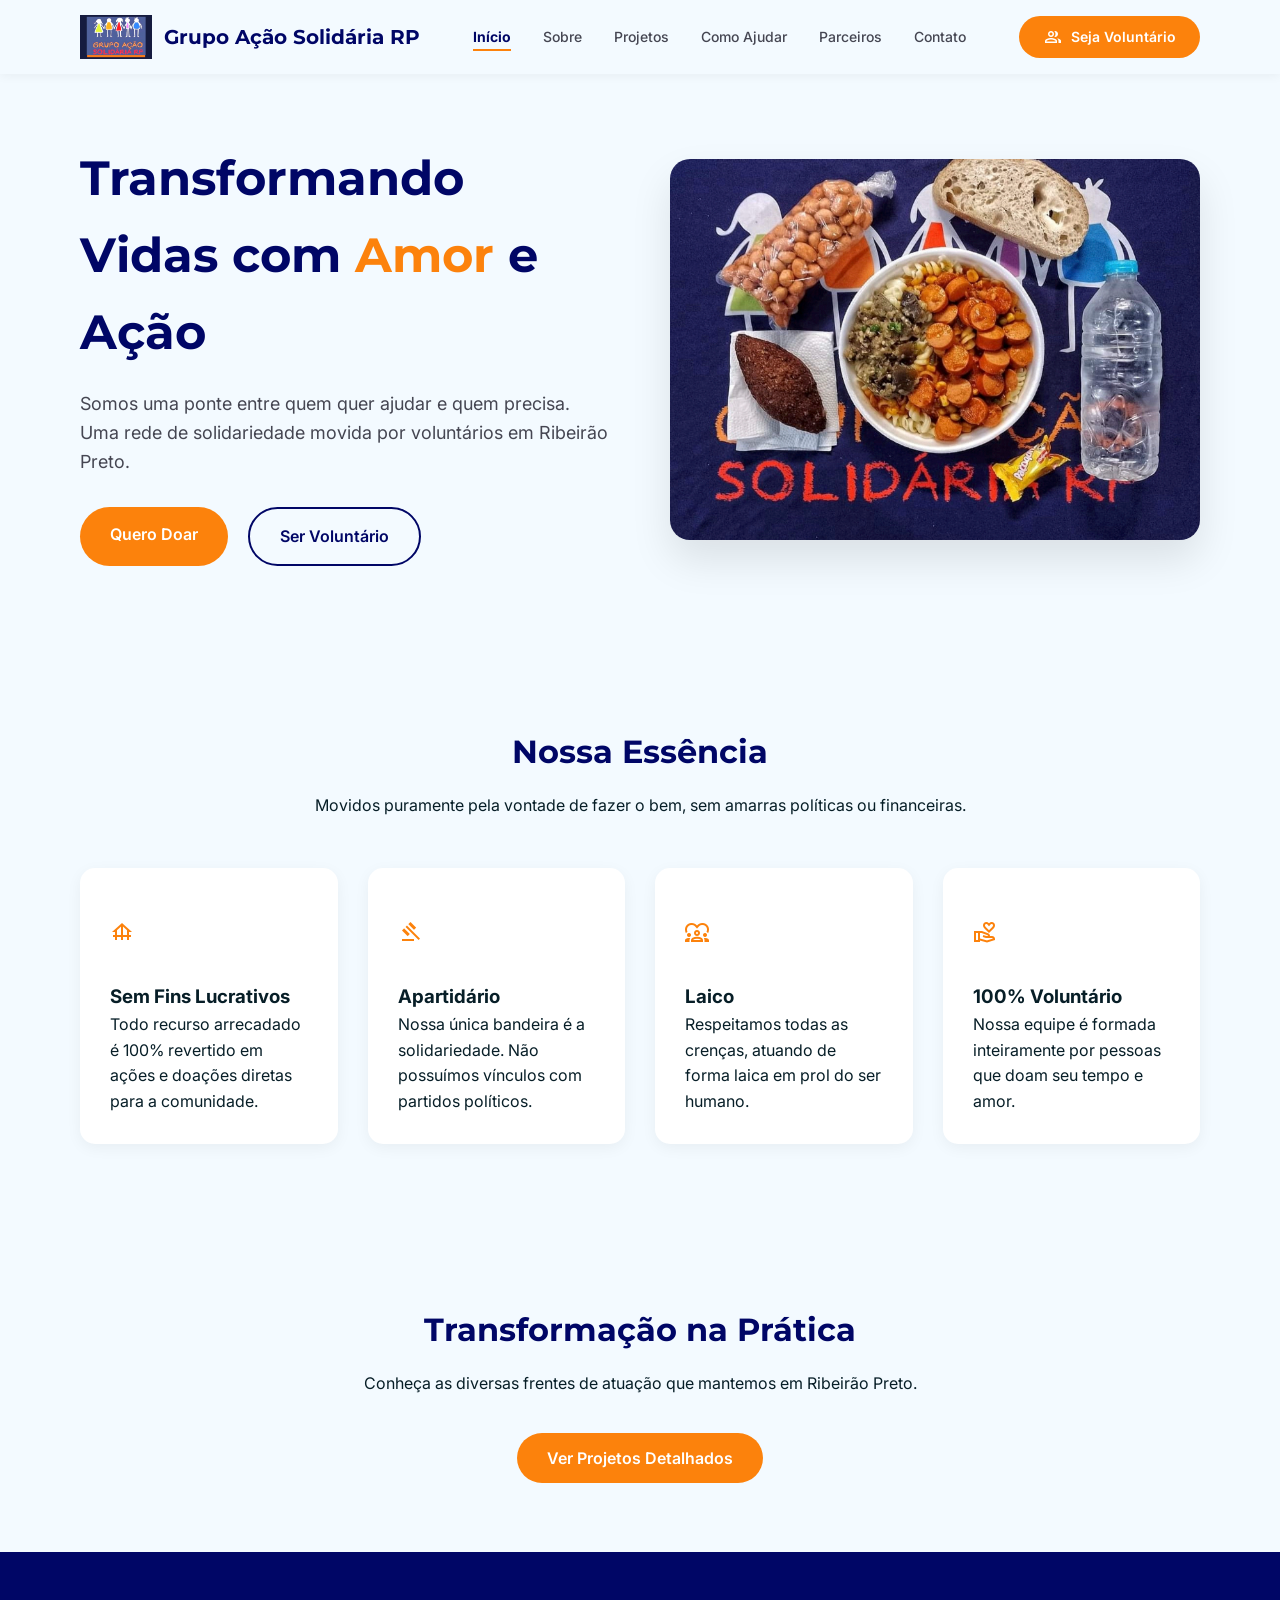
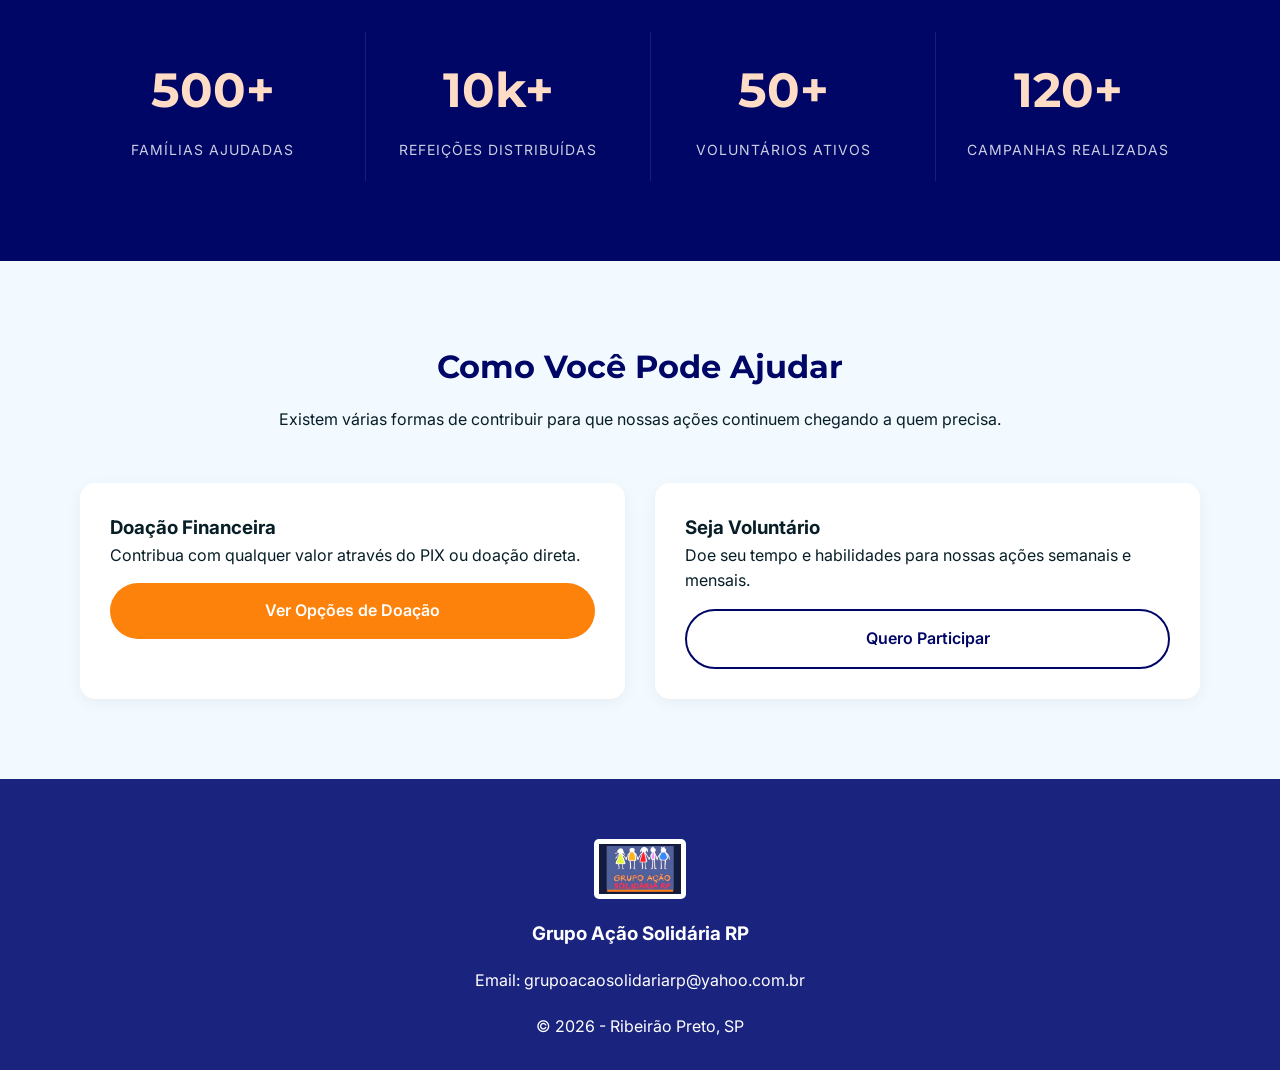
<file: index.html>
<!doctype html>
<html lang="pt-BR">
  <head>
    <meta charset="UTF-8" />
    <meta name="viewport" content="width=device-width, initial-scale=1.0" />
    <title>Grupo Ação Solidária RP</title>
    <link rel="stylesheet" href="style.css">
    <link href="https://fonts.googleapis.com/css2?family=Montserrat:wght@600;700&family=Inter:wght@400;500&display=swap" rel="stylesheet">
    <link href="https://fonts.googleapis.com/css2?family=Material+Symbols+Outlined:wght,FILL@100..700,0..1&display=swap" rel="stylesheet">
  </head>
  <body>
    <nav class="navbar">
      <div class="container">
        <a href="/" class="logo">
          <img src="imagem/logo.jpeg" alt="Logo">
          <span>Grupo Ação Solidária RP</span>
        </a>
        <ul class="nav-links">
          <li><a href="#inicio" class="active">Início</a></li>
          <li><a href="sobre.html">Sobre</a></li>
          <li><a href="projetos.html">Projetos</a></li>
          <li><a href="como-ajudar.html">Como Ajudar</a></li>
          <li><a href="parceiros.html">Parceiros</a></li>
          <li><a href="contato.html">Contato</a></li>
        </ul>
        <div class="nav-actions">
          <a href="voluntario.html" class="btn-voluntario">
            <span class="material-symbols-outlined" style="font-size: 20px">group</span>
            <span>Seja Voluntário</span>
          </a>
          <button class="nav-toggle">
            <span class="material-symbols-outlined">menu</span>
          </button>
        </div>
      </div>
    </nav>

    <header id="inicio" class="hero">
      <div class="container hero-grid">
        <div class="hero-content">
          <h1>Transformando Vidas com <span>Amor</span> e Ação</h1>
          <p>Somos uma ponte entre quem quer ajudar e quem precisa. Uma rede de solidariedade movida por voluntários em Ribeirão Preto.</p>
          <div class="hero-btns">
            <a href="como-ajudar.html" class="btn-primary">Quero Doar</a>
            <a href="voluntario.html" class="btn-outline">Ser Voluntário</a>
          </div>
        </div>
        <div class="hero-image">
          <img src="imagem/imagem de comida.jpeg" alt="Cestas de Alimentos">
        </div>
      </div>
    </header>

    <section id="sobre">
      <div class="container">
        <div class="section-title">
          <h2>Nossa Essência</h2>
          <p>Movidos puramente pela vontade de fazer o bem, sem amarras políticas ou financeiras.</p>
        </div>
        <div class="grid-cards">
          <div class="card">
            <div class="card-icon"><span class="material-symbols-outlined">foundation</span></div>
            <h3>Sem Fins Lucrativos</h3>
            <p>Todo recurso arrecadado é 100% revertido em ações e doações diretas para a comunidade.</p>
          </div>
          <div class="card">
            <div class="card-icon"><span class="material-symbols-outlined">gavel</span></div>
            <h3>Apartidário</h3>
            <p>Nossa única bandeira é a solidariedade. Não possuímos vínculos com partidos políticos.</p>
          </div>
          <div class="card">
            <div class="card-icon"><span class="material-symbols-outlined">diversity_1</span></div>
            <h3>Laico</h3>
            <p>Respeitamos todas as crenças, atuando de forma laica em prol do ser humano.</p>
          </div>
          <div class="card">
            <div class="card-icon"><span class="material-symbols-outlined">volunteer_activism</span></div>
            <h3>100% Voluntário</h3>
            <p>Nossa equipe é formada inteiramente por pessoas que doam seu tempo e amor.</p>
          </div>
        </div>
      </div>
    </section>

    <section id="projetos" style="background: var(--surface); text-align: center">
      <div class="container">
        <div class="section-title">
          <h2>Transformação na Prática</h2>
          <p>Conheça as diversas frentes de atuação que mantemos em Ribeirão Preto.</p>
        </div>
        <div style="margin-top: 30px">
          <a href="/projetos.html" class="btn-primary" style="text-decoration: none">Ver Projetos Detalhados</a>
        </div>
      </div>
    </section>

    <section class="impact-section">
      <div class="container impact-grid">
        <div class="impact-item">
          <h3>500+</h3>
          <p>Famílias Ajudadas</p>
        </div>
        <div class="impact-item">
          <h3>10k+</h3>
          <p>Refeições Distribuídas</p>
        </div>
        <div class="impact-item">
          <h3>50+</h3>
          <p>Voluntários Ativos</p>
        </div>
        <div class="impact-item">
          <h3>120+</h3>
          <p>Campanhas Realizadas</p>
        </div>
      </div>
    </section>

    <section id="ajudar">
      <div class="container">
        <div class="section-title">
          <h2>Como Você Pode Ajudar</h2>
          <p>Existem várias formas de contribuir para que nossas ações continuem chegando a quem precisa.</p>
        </div>
        <div class="grid-cards">
          <div class="card">
            <h3>Doação Financeira</h3>
            <p>Contribua com qualquer valor através do PIX ou doação direta.</p>
            <a href="/como-ajudar.html" class="btn-primary" style="display:block; text-align:center; margin-top:15px; text-decoration:none">Ver Opções de Doação</a>
          </div>
          <div class="card">
            <h3>Seja Voluntário</h3>
            <p>Doe seu tempo e habilidades para nossas ações semanais e mensais.</p>
            <a href="/voluntario.html" class="btn-outline" style="display:block; text-align:center; margin-top:15px">Quero Participar</a>
          </div>
        </div>
      </div>
    </section>

    <footer id="contato">
      <div class="container footer-content">
        <img src="imagem/logo.jpeg" alt="Logo" height="60" style="background:white; padding:5px; border-radius:5px">
        <h3>Grupo Ação Solidária RP</h3>
        <p>Email: grupoacaosolidariarp@yahoo.com.br</p>
        <p>© 2026 - Ribeirão Preto, SP</p>
      </div>
    </footer>

    <script src="/script.js"></script>
  </body>
</html>
</file>
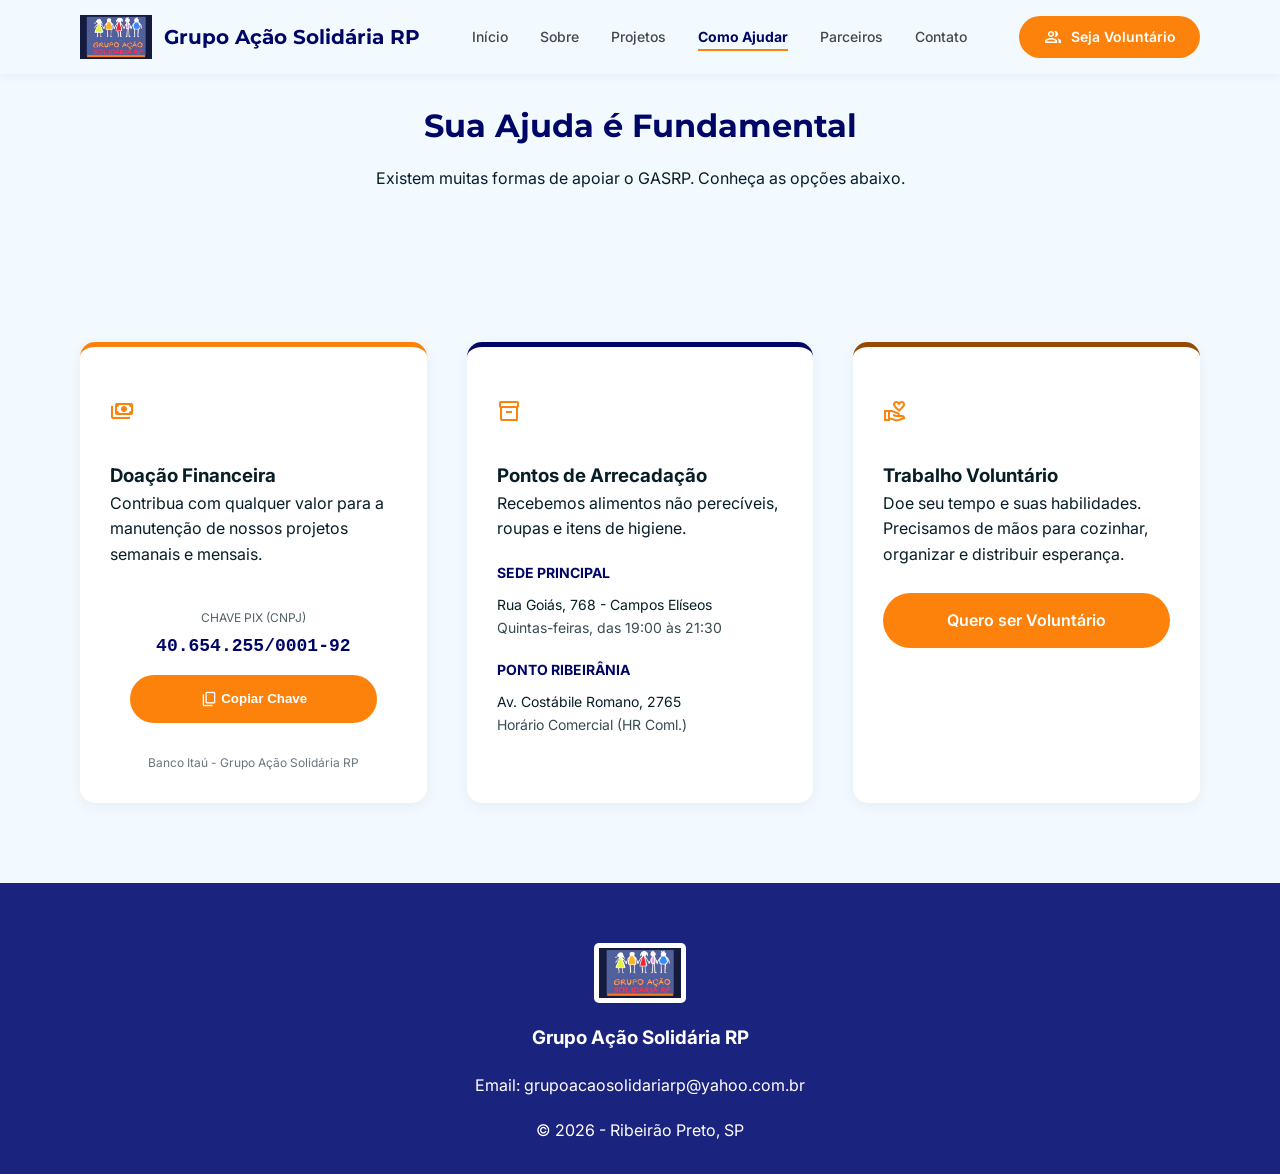
<file: como-ajudar.html>
<!doctype html>
<html lang="pt-BR">
  <head>
    <meta charset="UTF-8" />
    <meta name="viewport" content="width=device-width, initial-scale=1.0" />
    <title>Como Ajudar - Grupo Ação Solidária RP</title>
    <link rel="stylesheet" href="/style.css">
    <link href="https://fonts.googleapis.com/css2?family=Montserrat:wght@600;700&family=Inter:wght@400;500&display=swap" rel="stylesheet">
    <link href="https://fonts.googleapis.com/css2?family=Material+Symbols+Outlined:wght,FILL@100..700,0..1&display=swap" rel="stylesheet">
  </head>
  <body>
    <nav class="navbar">
      <div class="container">
        <a href="/" class="logo">
          <img src="imagem/logo.jpeg" alt="Logo">
          <span>Grupo Ação Solidária RP</span>
        </a>
        <ul class="nav-links">
          <li><a href="/">Início</a></li>
          <li><a href="/sobre.html">Sobre</a></li>
          <li><a href="/projetos.html">Projetos</a></li>
          <li><a href="/como-ajudar.html" class="active">Como Ajudar</a></li>
          <li><a href="/parceiros.html">Parceiros</a></li>
          <li><a href="/contato.html">Contato</a></li>
        </ul>
        <div class="nav-actions">
          <a href="/voluntario.html" class="btn-voluntario">
            <span class="material-symbols-outlined" style="font-size: 20px">group</span>
            <span>Seja Voluntário</span>
          </a>
          <button class="nav-toggle">
            <span class="material-symbols-outlined">menu</span>
          </button>
        </div>
      </div>
    </nav>

    <main>
      <header style="padding: 100px 0 40px; background: var(--surface)">
        <div class="container">
          <div class="section-title" style="margin-bottom: 30px">
            <h2>Sua Ajuda é Fundamental</h2>
            <p>Existem muitas formas de apoiar o GASRP. Conheça as opções abaixo.</p>
          </div>
        </div>
      </header>

      <section>
        <div class="container">
          <div class="grid-cards" style="grid-template-columns: repeat(auto-fit, minmax(300px, 1fr)); gap: 40px">
            <!-- Doação via PIX -->
            <div class="card" style="border-top: 5px solid var(--secondary-container)">
              <div class="card-icon"><span class="material-symbols-outlined">payments</span></div>
              <h3>Doação Financeira</h3>
              <p style="margin-bottom: 20px">Contribua com qualquer valor para a manutenção de nossos projetos semanais e mensais.</p>
              <div style="background: var(--surface-container); padding: 20px; border-radius: 12px; text-align: center">
                <p style="font-size: 12px; opacity: 0.7; margin-bottom: 5px">CHAVE PIX (CNPJ)</p>
                <p style="font-family: monospace; font-size: 18px; font-weight: 700; color: var(--primary)">40.654.255/0001-92</p>
                <button class="btn-copy-pix btn-primary" style="margin-top: 15px; width: 100%; border:none; cursor:pointer">
                    <span class="material-symbols-outlined" style="font-size: 18px; vertical-align: middle">content_copy</span>
                    Copiar Chave
                </button>
              </div>
              <p style="font-size: 12px; text-align: center; margin-top: 10px; opacity: 0.6">Banco Itaú - Grupo Ação Solidária RP</p>
            </div>

            <!-- Doação de Itens -->
            <div class="card" style="border-top: 5px solid var(--primary)">
              <div class="card-icon"><span class="material-symbols-outlined">inventory_2</span></div>
              <h3>Pontos de Arrecadação</h3>
              <p style="margin-bottom: 20px">Recebemos alimentos não perecíveis, roupas e itens de higiene.</p>
              
              <div style="margin-bottom: 20px">
                <h4 style="font-size: 14px; text-transform: uppercase; color: var(--primary); margin-bottom: 10px">Sede Principal</h4>
                <p style="font-size: 14px">Rua Goiás, 768 - Campos Elíseos</p>
                <p style="font-size: 14px; opacity: 0.8">Quintas-feiras, das 19:00 às 21:30</p>
              </div>

              <div>
                <h4 style="font-size: 14px; text-transform: uppercase; color: var(--primary); margin-bottom: 10px">Ponto Ribeirânia</h4>
                <p style="font-size: 14px">Av. Costábile Romano, 2765</p>
                <p style="font-size: 14px; opacity: 0.8">Horário Comercial (HR Coml.)</p>
              </div>
            </div>

            <!-- Voluntariado -->
            <div class="card" style="border-top: 5px solid var(--secondary)">
              <div class="card-icon"><span class="material-symbols-outlined">volunteer_activism</span></div>
              <h3>Trabalho Voluntário</h3>
              <p style="margin-bottom: 25px">Doe seu tempo e suas habilidades. Precisamos de mãos para cozinhar, organizar e distribuir esperança.</p>
              <a href="/voluntario.html" class="btn-primary" style="display: block; text-align: center; text-decoration: none">Quero ser Voluntário</a>
            </div>
          </div>
        </div>
      </section>
    </main>

    <footer id="contato">
      <div class="container footer-content">
        <img src="imagem/logo.jpeg" alt="Logo" height="60" style="background:white; padding:5px; border-radius:5px">
        <h3>Grupo Ação Solidária RP</h3>
        <p>Email: grupoacaosolidariarp@yahoo.com.br</p>
        <p>© 2026 - Ribeirão Preto, SP</p>
      </div>
    </footer>

    <script src="/script.js"></script>
  </body>
</html>
</file>
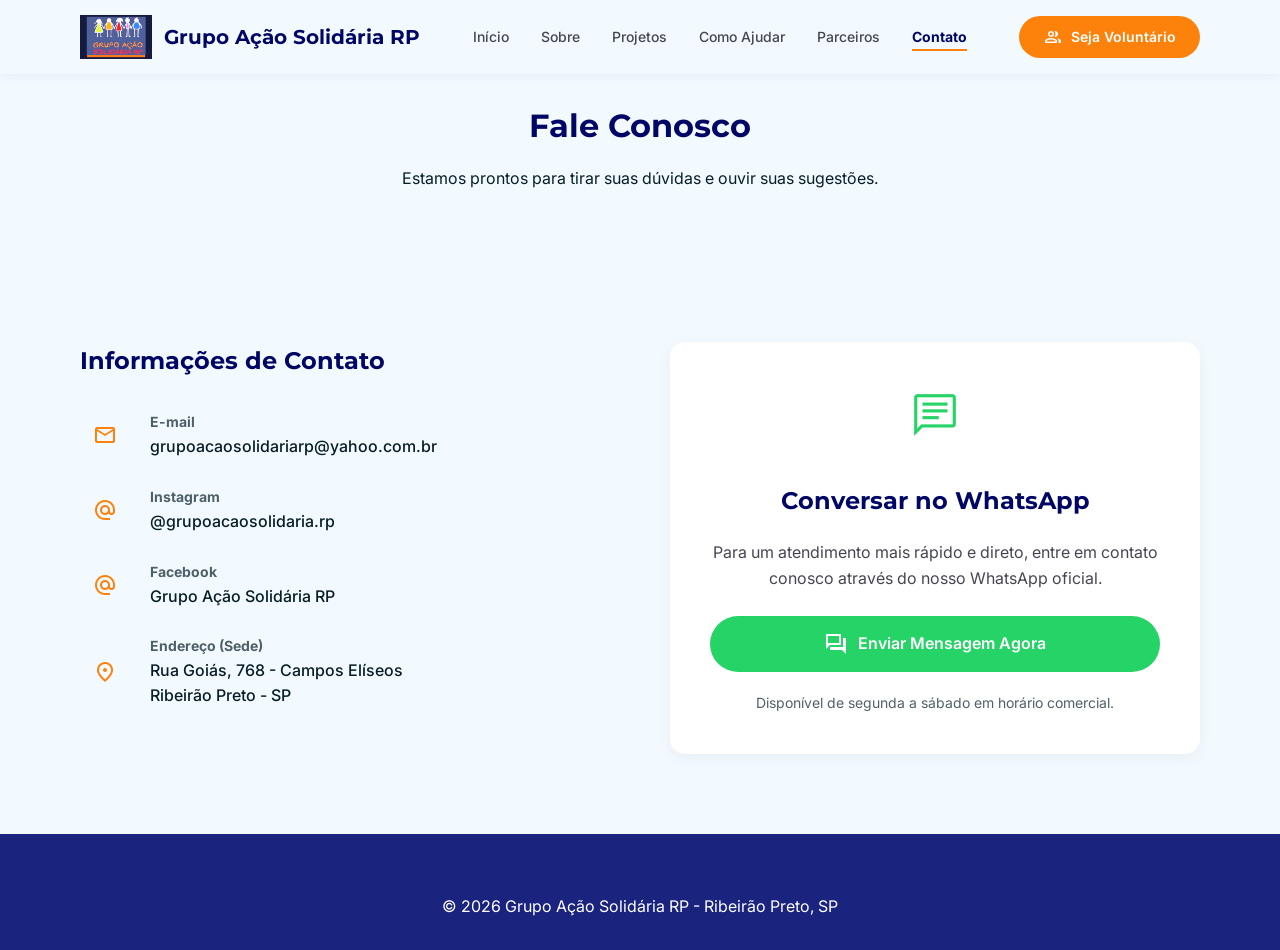
<file: contato.html>
<!doctype html>
<html lang="pt-BR">
  <head>
    <meta charset="UTF-8" />
    <meta name="viewport" content="width=device-width, initial-scale=1.0" />
    <title>Contato - Grupo Ação Solidária RP</title>
    <link rel="stylesheet" href="/style.css">
    <link href="https://fonts.googleapis.com/css2?family=Montserrat:wght@600;700&family=Inter:wght@400;500&display=swap" rel="stylesheet">
    <link href="https://fonts.googleapis.com/css2?family=Material+Symbols+Outlined:wght,FILL@100..700,0..1&display=swap" rel="stylesheet">
  </head>
  <body>
    <nav class="navbar">
      <div class="container">
        <a href="/" class="logo">
          <img src="imagem/logo.jpeg" alt="Logo">
          <span>Grupo Ação Solidária RP</span>
        </a>
         <ul class="nav-links">
          <li><a href="/">Início</a></li>
          <li><a href="/sobre.html">Sobre</a></li>
          <li><a href="/projetos.html">Projetos</a></li>
          <li><a href="/como-ajudar.html">Como Ajudar</a></li>
          <li><a href="/parceiros.html">Parceiros</a></li>
          <li><a href="/contato.html" class="active">Contato</a></li>
        </ul>
        <div class="nav-actions">
          <a href="/voluntario.html" class="btn-voluntario">
            <span class="material-symbols-outlined" style="font-size: 20px">group</span>
            <span>Seja Voluntário</span>
          </a>
          <button class="nav-toggle">
            <span class="material-symbols-outlined">menu</span>
          </button>
        </div>
      </div>
    </nav>

    <main>
      <header style="padding: 100px 0 40px; background: var(--surface)">
        <div class="container">
          <div class="section-title" style="margin-bottom: 30px">
            <h2>Fale Conosco</h2>
            <p>Estamos prontos para tirar suas dúvidas e ouvir suas sugestões.</p>
          </div>
        </div>
      </header>

      <section>
        <div class="container">
          <div style="display: grid; grid-template-columns: 1fr 1fr; gap: 60px; align-items: start">
            <div>
              <h3 style="font-family: var(--font-display); font-size: 24px; color: var(--primary); margin-bottom: 30px">Informações de Contato</h3>
              
              <div style="display: flex; gap: 20px; align-items: center; margin-bottom: 25px">
                <div style="width: 50px; height: 50px; background: var(--surface-container); border-radius: 50%; display: flex; align-items: center; justify-content: center; color: var(--secondary-container)">
                  <span class="material-symbols-outlined">mail</span>
                </div>
                <div>
                  <h4 style="font-size: 14px; opacity: 0.7">E-mail</h4>
                  <p style="font-weight: 500">grupoacaosolidariarp@yahoo.com.br</p>
                </div>
              </div>

              <div style="display: flex; gap: 20px; align-items: center; margin-bottom: 25px">
                <div style="width: 50px; height: 50px; background: var(--surface-container); border-radius: 50%; display: flex; align-items: center; justify-content: center; color: var(--secondary-container)">
                  <span class="material-symbols-outlined">alternate_email</span>
                </div>
                <div>
                  <h4 style="font-size: 14px; opacity: 0.7">Instagram</h4>
                  <p style="font-weight: 500"><a href="https://instagram.com/grupoacaosolidaria.rp" target="_blank" style="color: inherit; text-decoration: none">@grupoacaosolidaria.rp</a></p>
                </div>
              </div>

              <div style="display: flex; gap: 20px; align-items: center; margin-bottom: 25px">
                <div style="width: 50px; height: 50px; background: var(--surface-container); border-radius: 50%; display: flex; align-items: center; justify-content: center; color: var(--secondary-container)">
                  <span class="material-symbols-outlined">alternate_email</span>
                </div>
                <div>
                  <h4 style="font-size: 14px; opacity: 0.7">Facebook</h4>
                  <p style="font-weight: 500"><a href="https://www.facebook.com/grupoacaosolidariarp/" target="_blank" style="color: inherit; text-decoration: none">Grupo Ação Solidária RP</a></p>
                </div>
              </div>

              <div style="display: flex; gap: 20px; align-items: center; margin-bottom: 25px">
                <div style="width: 50px; height: 50px; background: var(--surface-container); border-radius: 50%; display: flex; align-items: center; justify-content: center; color: var(--secondary-container)">
                  <span class="material-symbols-outlined">location_on</span>
                </div>
                <div>
                  <h4 style="font-size: 14px; opacity: 0.7">Endereço (Sede)</h4>
                  <p style="font-weight: 500">Rua Goiás, 768 - Campos Elíseos<br>Ribeirão Preto - SP</p>
                </div>
              </div>
            </div>

            <div class="card" style="margin: 0; max-width: 100%; text-align: center; padding: 40px">
              <div class="card-icon" style="font-size: 50px; color: #25D366">
                <span class="material-symbols-outlined" style="font-size: inherit">chat</span>
              </div>
              <h3 style="font-family: var(--font-display); font-size: 24px; color: var(--primary); margin: 20px 0">Conversar no WhatsApp</h3>
              <p style="margin-bottom: 25px; color: var(--on-surface-variant)">Para um atendimento mais rápido e direto, entre em contato conosco através do nosso WhatsApp oficial.</p>
              
              <a href="https://wa.me/5516991564826?text=Olá!%20Gostaria%20de%20obter%20mais%20informações%20sobre%20o%20Grupo%20Ação%20Solidária%20RP." 
                 target="_blank" 
                 class="btn-primary" 
                 style="display: inline-flex; align-items: center; gap: 10px; background: #25D366; border: none; text-decoration: none; width: 100%; justify-content: center">
                <span class="material-symbols-outlined">forum</span>
                Enviar Mensagem Agora
              </a>
              
              <p style="margin-top: 20px; font-size: 14px; opacity: 0.7">Disponível de segunda a sábado em horário comercial.</p>
            </div>
          </div>
        </div>
      </section>
    </main>

    <footer id="contato">
      <div class="container footer-content">
        <p>© 2026 Grupo Ação Solidária RP - Ribeirão Preto, SP</p>
      </div>
    </footer>

    <script src="/script.js"></script>
    <style>
      @media (max-width: 768px) {
        main div[style*="grid-template-columns: 1fr 1fr"] {
          grid-template-columns: 1fr !important;
        }
      }
    </style>
  </body>
</html>
</file>
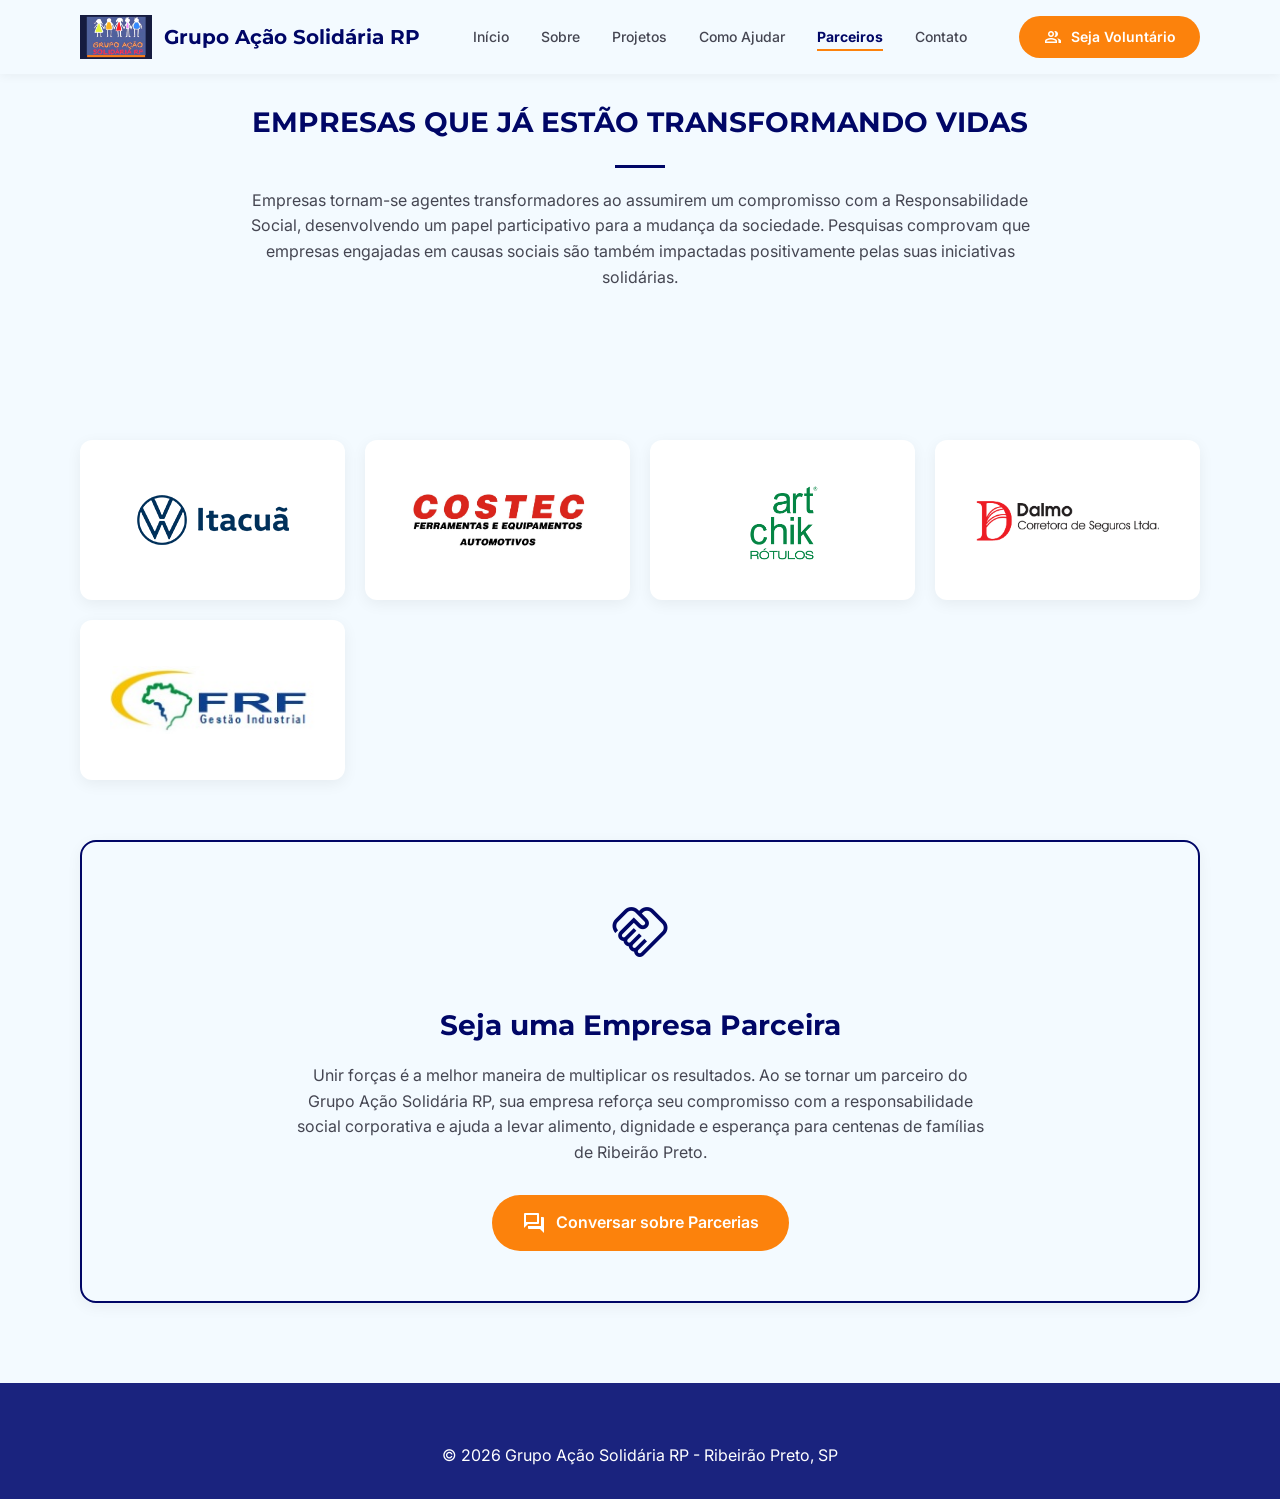
<file: parceiros.html>
<!doctype html>
<html lang="pt-BR">
  <head>
    <meta charset="UTF-8" />
    <meta name="viewport" content="width=device-width, initial-scale=1.0" />
    <title>Parceiros Solidários - Grupo Ação Solidária RP</title>
    <link rel="stylesheet" href="/style.css">
    <link href="https://fonts.googleapis.com/css2?family=Montserrat:wght@600;700&family=Inter:wght@400;500&display=swap" rel="stylesheet">
    <link href="https://fonts.googleapis.com/css2?family=Material+Symbols+Outlined:wght,FILL@100..700,0..1&display=swap" rel="stylesheet">
  </head>
  <body>
    <nav class="navbar">
      <div class="container">
        <a href="/" class="logo">
          <img src="imagem/logo.jpeg" alt="Logo">
          <span>Grupo Ação Solidária RP</span>
        </a>
        <ul class="nav-links">
          <li><a href="/">Início</a></li>
          <li><a href="/sobre.html">Sobre</a></li>
          <li><a href="/projetos.html">Projetos</a></li>
          <li><a href="/como-ajudar.html">Como Ajudar</a></li>
          <li><a href="/parceiros.html" class="active">Parceiros</a></li>
          <li><a href="/contato.html">Contato</a></li>
        </ul>
        <div class="nav-actions">
          <a href="/voluntario.html" class="btn-voluntario">
            <span class="material-symbols-outlined" style="font-size: 20px">group</span>
            <span>Seja Voluntário</span>
          </a>
          <button class="nav-toggle">
            <span class="material-symbols-outlined">menu</span>
          </button>
        </div>
      </div>
    </nav>

    <main>
      <header style="padding: 100px 0 40px; background: var(--surface)">
        <div class="container">
          <div class="section-title" style="margin-bottom: 30px">
            <h2 style="font-size: 28px; text-transform: uppercase;">Empresas que já estão transformando vidas</h2>
            <div style="width: 50px; height: 3px; background: var(--primary); margin: 20px auto;"></div>
            <p style="max-width: 800px; margin: 0 auto; color: var(--on-surface-variant); line-height: 1.6">Empresas tornam-se agentes transformadores ao assumirem um compromisso com a Responsabilidade Social, desenvolvendo um papel participativo para a mudança da sociedade. Pesquisas comprovam que empresas engajadas em causas sociais são também impactadas positivamente pelas suas iniciativas solidárias.</p>
          </div>
        </div>
      </header>

      <section>
        <div class="container">
          <style>
            .partner-grid {
              display: grid;
              grid-template-columns: repeat(auto-fill, minmax(220px, 1fr));
              gap: 20px;
              margin-bottom: 60px;
            }
            @media (min-width: 900px) {
              .partner-grid { grid-template-columns: repeat(4, 1fr); }
            }
            .partner-logo-card {
              background: white;
              border-radius: 12px;
              box-shadow: 0 4px 15px rgba(0,0,0,0.06);
              display: flex;
              align-items: center;
              justify-content: center;
              height: 160px;
              padding: 30px;
              transition: transform 0.3s ease, box-shadow 0.3s ease;
            }
            .partner-logo-card:hover {
              transform: translateY(-5px);
              box-shadow: 0 8px 25px rgba(0,0,0,0.12);
            }
            .partner-logo-card img {
              max-width: 100%;
              max-height: 100%;
              object-fit: contain;
            }
          </style>
          
          <div class="partner-grid">
            <div class="partner-logo-card">
              <img src="imagem/itucua.png" alt="Volkswagen Itacuã" onerror="this.onerror=null; this.src='https://placehold.co/200x80/ffffff/555555?text=Itacuã+VW';">
            </div>
            <div class="partner-logo-card">
              <img src="imagem/logocostec.jpeg" alt="COSTEC Ferramentas" onerror="this.onerror=null; this.src='https://placehold.co/200x80/ffffff/555555?text=COSTEC';">
            </div>
            <div class="partner-logo-card">
              <img src="imagem/logoartchik.png" alt="art chik Rótulos" onerror="this.onerror=null; this.src='https://placehold.co/200x80/ffffff/555555?text=art+chik';">
            </div>
            <div class="partner-logo-card">
              <img src="imagem/logoDalmo.png" alt="Dalmo Corretora de Seguros" onerror="this.onerror=null; this.src='https://placehold.co/200x80/ffffff/555555?text=Dalmo+Seguros';">
            </div>
            <div class="partner-logo-card">
              <img src="imagem/Logo FRF - Docs Word.jpg.jpeg" alt="FRF Gestão Industrial" onerror="this.onerror=null; this.src='https://placehold.co/200x80/ffffff/555555?text=FRF+Gestão';">
            </div>
          </div>

          <!-- Call to Action para novas empresas -->
          <div class="card" style="background: var(--surface-container); border: 2px solid var(--primary); text-align: center; padding: 50px 30px; border-radius: 16px;">
            <div class="card-icon" style="font-size: 60px; color: var(--primary); margin-bottom: 15px;">
              <span class="material-symbols-outlined" style="font-size: inherit">handshake</span>
            </div>
            <h3 style="font-family: var(--font-display); font-size: 28px; color: var(--primary); margin-bottom: 15px;">Seja uma Empresa Parceira</h3>
            <p style="font-size: 16px; margin-bottom: 30px; max-width: 700px; margin-left: auto; margin-right: auto; line-height: 1.6; color: var(--on-surface-variant)">
              Unir forças é a melhor maneira de multiplicar os resultados. Ao se tornar um parceiro do Grupo Ação Solidária RP, sua empresa reforça seu compromisso com a responsabilidade social corporativa e ajuda a levar alimento, dignidade e esperança para centenas de famílias de Ribeirão Preto.
            </p>
            <a href="https://wa.me/5516991564826?text=Olá!%20Represento%20uma%20empresa%20e%20gostaria%20de%20saber%20como%20nos%20tornar%20parceiros%20do%20Grupo%20Ação%20Solidária%20RP." 
               target="_blank" 
               class="btn-primary" 
               style="display: inline-flex; align-items: center; gap: 10px; font-size: 16px; padding: 15px 30px; text-decoration: none;">
              <span class="material-symbols-outlined">forum</span>
              Conversar sobre Parcerias
            </a>
          </div>
        </div>
      </section>
    </main>

    <footer id="contato">
      <div class="container footer-content">
        <p>© 2026 Grupo Ação Solidária RP - Ribeirão Preto, SP</p>
      </div>
    </footer>

    <script src="/script.js"></script>
  </body>
</html>
</file>
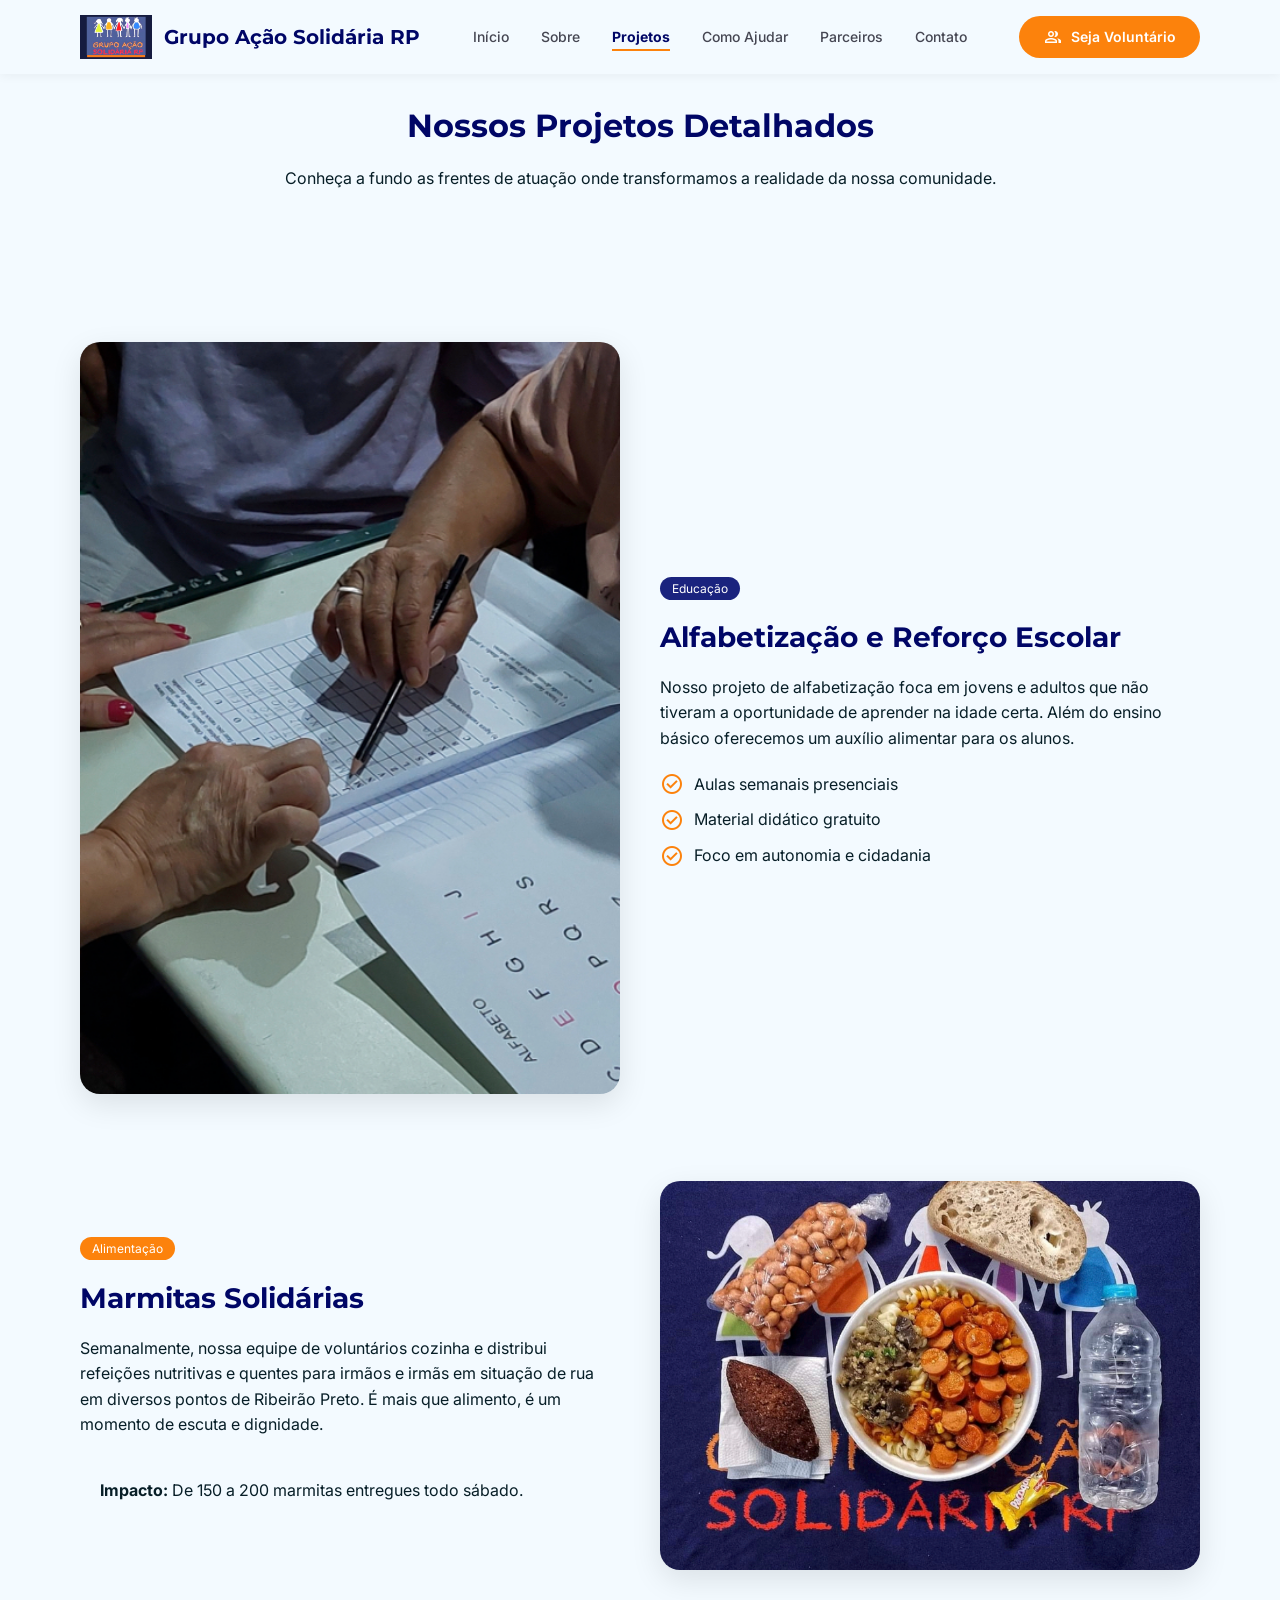
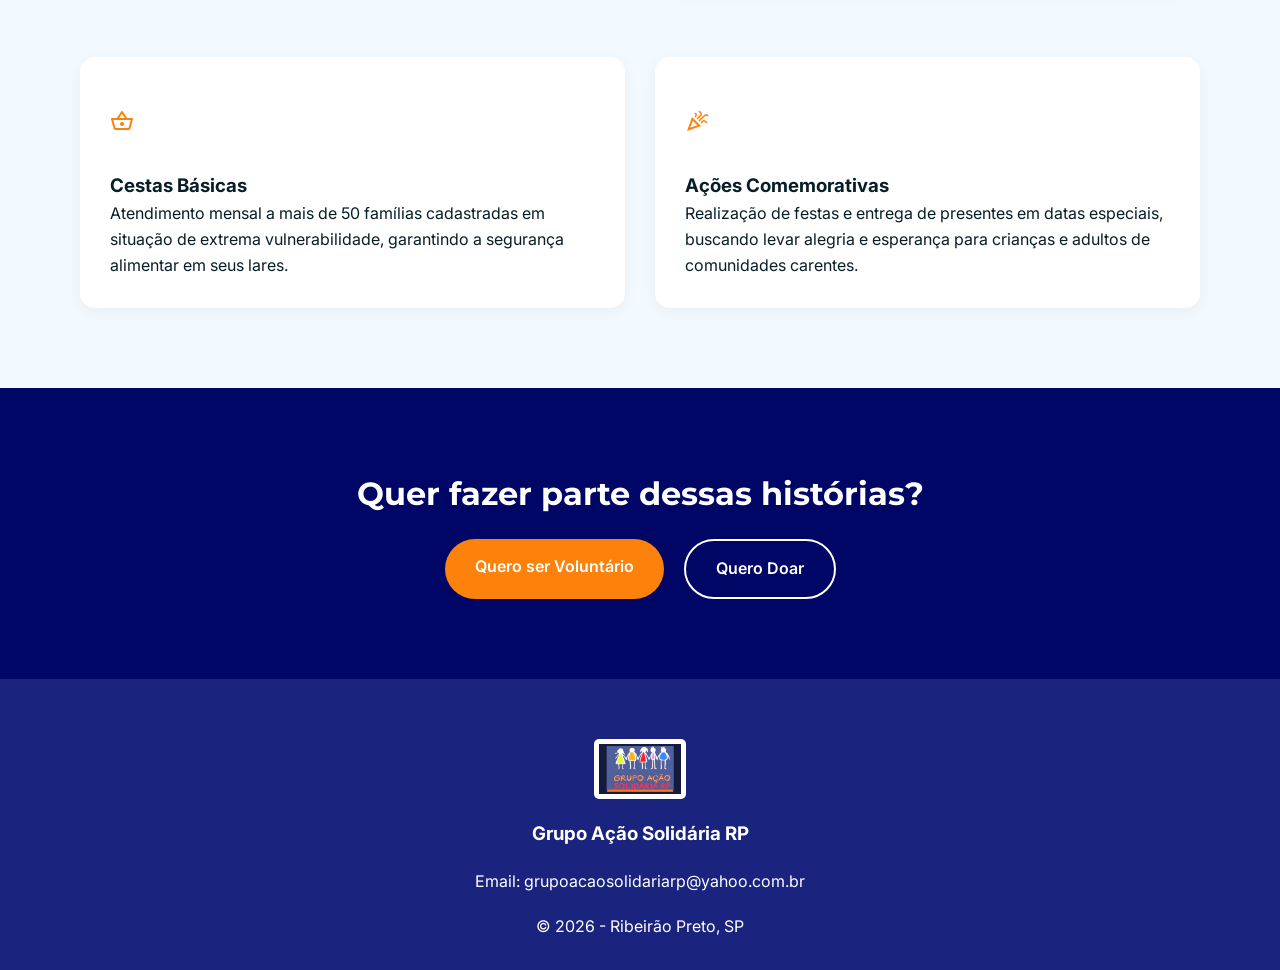
<file: projetos.html>
<!doctype html>
<html lang="pt-BR">

<head>
  <meta charset="UTF-8" />
  <meta name="viewport" content="width=device-width, initial-scale=1.0" />
  <title>Projetos - Grupo Ação Solidária RP</title>
  <link rel="stylesheet" href="/style.css">
  <link href="https://fonts.googleapis.com/css2?family=Montserrat:wght@600;700&family=Inter:wght@400;500&display=swap"
    rel="stylesheet">
  <link href="https://fonts.googleapis.com/css2?family=Material+Symbols+Outlined:wght,FILL@100..700,0..1&display=swap"
    rel="stylesheet">
</head>

<body>
  <nav class="navbar">
    <div class="container">
      <a href="/" class="logo">
        <img src="imagem/logo.jpeg" alt="Logo">
        <span>Grupo Ação Solidária RP</span>
      </a>
      <ul class="nav-links">
        <li><a href="/">Início</a></li>
        <li><a href="/sobre.html">Sobre</a></li>
        <li><a href="/projetos.html" class="active">Projetos</a></li>
        <li><a href="/como-ajudar.html">Como Ajudar</a></li>
        <li><a href="/parceiros.html">Parceiros</a></li>
        <li><a href="/contato.html">Contato</a></li>
      </ul>
      <div class="nav-actions">
        <a href="/voluntario.html" class="btn-voluntario">
          <span class="material-symbols-outlined" style="font-size: 20px">group</span>
          <span>Seja Voluntário</span>
        </a>
        <button class="nav-toggle">
          <span class="material-symbols-outlined">menu</span>
        </button>
      </div>
    </div>
  </nav>

  <main>
    <header style="padding: 100px 0 40px; background: var(--surface)">
      <div class="container">
        <div class="section-title" style="margin-bottom: 30px">
          <h2>Nossos Projetos Detalhados</h2>
          <p>Conheça a fundo as frentes de atuação onde transformamos a realidade da nossa comunidade.</p>
        </div>
      </div>
    </header>

    <section>
      <div class="container">
        <!-- Projeto 1 -->
        <div style="display: grid; grid-template-columns: 1fr 1fr; gap: 40px; align-items: center; margin-bottom: 80px">
          <div>
            <img src="imagem/educacao.jpeg" alt="Alfabetização"
              style="width: 100%; border-radius: 20px; box-shadow: 0 10px 30px rgba(0,0,0,0.1)">
          </div>
          <div>
            <span class="project-tag" style="background: var(--primary-container); color: white">Educação</span>
            <h3 style="font-family: var(--font-display); font-size: 28px; color: var(--primary); margin: 15px 0">
              Alfabetização e Reforço Escolar</h3>
            <p style="margin-bottom: 20px">Nosso projeto de alfabetização foca em jovens e adultos que não tiveram a
              oportunidade de aprender na idade certa. Além do ensino básico oferecemos um auxílio alimentar para os
              alunos.</p>
            <ul style="list-style: none; display: grid; gap: 10px">
              <li style="display: flex; align-items: center; gap: 10px"><span class="material-symbols-outlined"
                  style="color: var(--secondary-container)">check_circle</span> Aulas semanais presenciais</li>
              <li style="display: flex; align-items: center; gap: 10px"><span class="material-symbols-outlined"
                  style="color: var(--secondary-container)">check_circle</span> Material didático gratuito</li>
              <li style="display: flex; align-items: center; gap: 10px"><span class="material-symbols-outlined"
                  style="color: var(--secondary-container)">check_circle</span> Foco em autonomia e cidadania</li>
            </ul>
          </div>
        </div>

        <!-- Projeto 2 -->
        <div style="display: grid; grid-template-columns: 1fr 1fr; gap: 40px; align-items: center; margin-bottom: 80px">
          <div style="order: 2">
            <img src="imagem/imagem de comida.jpeg" alt="Marmitas"
              style="width: 100%; border-radius: 20px; box-shadow: 0 10px 30px rgba(0,0,0,0.1)">
          </div>
          <div style="order: 1">
            <span class="project-tag" style="background: var(--secondary-container); color: white">Alimentação</span>
            <h3 style="font-family: var(--font-display); font-size: 28px; color: var(--primary); margin: 15px 0">
              Marmitas Solidárias</h3>
            <p style="margin-bottom: 20px">Semanalmente, nossa equipe de voluntários cozinha e distribui refeições
              nutritivas e quentes para irmãos e irmãs em situação de rua em diversos pontos de Ribeirão Preto. É mais
              que alimento, é um momento de escuta e dignidade.</p>
            <div style="background: var(--surface-container); padding: 20px; border-radius: 15px">
              <p><strong>Impacto:</strong> De 150 a 200 marmitas entregues todo sábado.</p>
            </div>
          </div>
        </div>

        <!-- Outros Pequenos (Grid) -->
        <div class="grid-cards">
          <div class="card">
            <div class="card-icon"><span class="material-symbols-outlined">shopping_basket</span></div>
            <h3>Cestas Básicas</h3>
            <p>Atendimento mensal a mais de 50 famílias cadastradas em situação de extrema vulnerabilidade, garantindo a
              segurança alimentar em seus lares.</p>
          </div>
          <div class="card">
            <div class="card-icon"><span class="material-symbols-outlined">celebration</span></div>
            <h3>Ações Comemorativas</h3>
            <p>Realização de festas e entrega de presentes em datas especiais, buscando levar alegria e esperança para
              crianças e adultos de comunidades carentes.</p>
          </div>
        </div>
      </div>
    </section>

    <section style="background: var(--primary); color: white; text-align: center; padding: 80px 0">
      <div class="container">
        <h2 style="font-family: var(--font-display); font-size: 32px; margin-bottom: 20px">Quer fazer parte dessas
          histórias?</h2>
        <div class="hero-btns" style="justify-content: center">
          <a href="/voluntario.html" class="btn-primary">Quero ser Voluntário</a>
          <a href="/#ajudar" class="btn-outline" style="border-color: white; color: white">Quero Doar</a>
        </div>
      </div>
    </section>
  </main>

  <footer id="contato">
    <div class="container footer-content">
      <img src="imagem/logo.jpeg" alt="Logo" height="60" style="background:white; padding:5px; border-radius:5px">
      <h3>Grupo Ação Solidária RP</h3>
      <p>Email: grupoacaosolidariarp@yahoo.com.br</p>
      <p>© 2026 - Ribeirão Preto, SP</p>
    </div>
  </footer>

  <script src="/script.js"></script>
  <style>
    @media (max-width: 768px) {
      main div[style*="grid-template-columns: 1fr 1fr"] {
        grid-template-columns: 1fr !important;
      }

      div[style*="order: 2"] {
        order: 0 !important;
      }
    }
  </style>
</body>

</html>
</file>
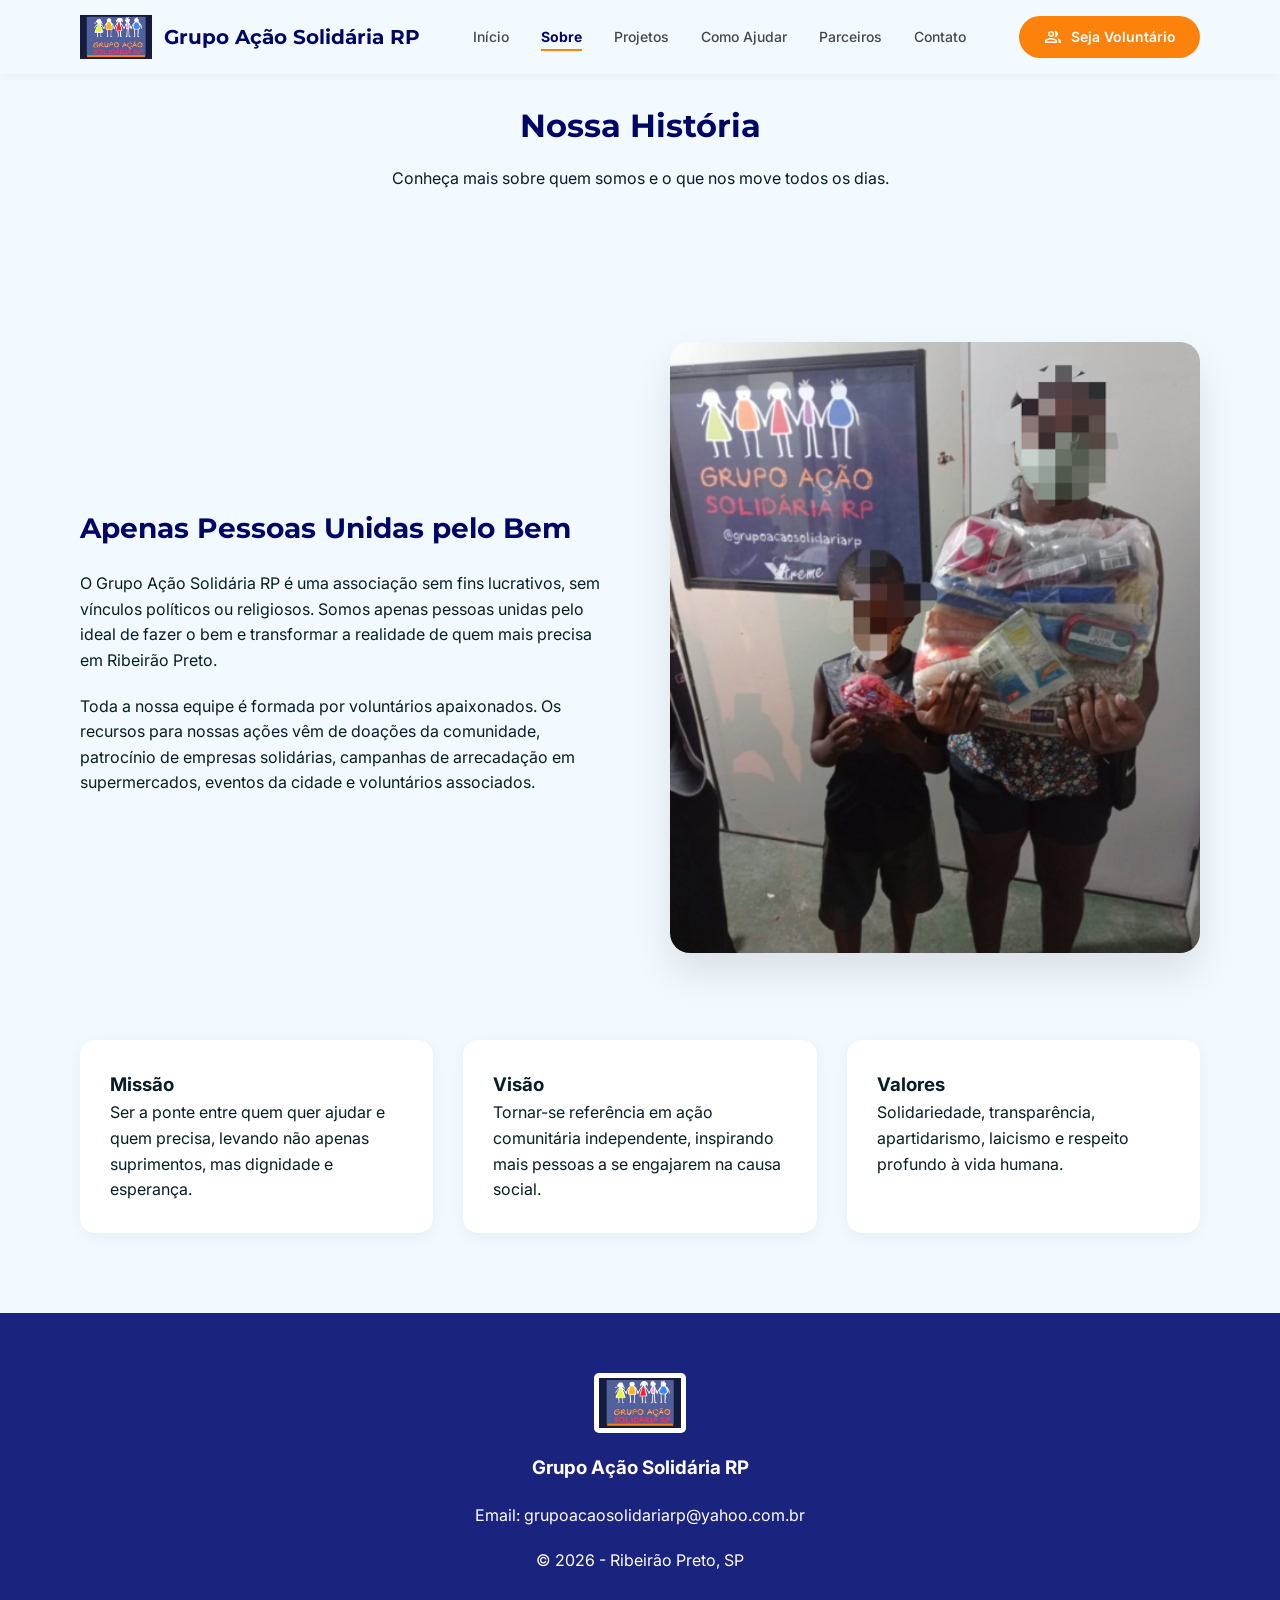
<file: sobre.html>
<!doctype html>
<html lang="pt-BR">
  <head>
    <meta charset="UTF-8" />
    <meta name="viewport" content="width=device-width, initial-scale=1.0" />
    <title>Sobre Nós - Grupo Ação Solidária RP</title>
    <link rel="stylesheet" href="/style.css">
    <link href="https://fonts.googleapis.com/css2?family=Montserrat:wght@600;700&family=Inter:wght@400;500&display=swap" rel="stylesheet">
    <link href="https://fonts.googleapis.com/css2?family=Material+Symbols+Outlined:wght,FILL@100..700,0..1&display=swap" rel="stylesheet">
  </head>
  <body>
    <nav class="navbar">
      <div class="container">
        <a href="/" class="logo">
          <img src="imagem/logo.jpeg" alt="Logo">
          <span>Grupo Ação Solidária RP</span>
        </a>
        <ul class="nav-links">
          <li><a href="/">Início</a></li>
          <li><a href="/sobre.html">Sobre</a></li>
          <li><a href="/projetos.html">Projetos</a></li>
          <li><a href="/como-ajudar.html">Como Ajudar</a></li>
          <li><a href="/parceiros.html">Parceiros</a></li>
          <li><a href="/contato.html">Contato</a></li>
        </ul>
        <div class="nav-actions">
          <a href="/voluntario.html" class="btn-voluntario">
            <span class="material-symbols-outlined" style="font-size: 20px">group</span>
            <span>Seja Voluntário</span>
          </a>
          <button class="nav-toggle">
            <span class="material-symbols-outlined">menu</span>
          </button>
        </div>
      </div>
    </nav>

    <main>
      <header style="padding: 100px 0 40px; background: var(--surface)">
        <div class="container">
          <div class="section-title" style="margin-bottom: 30px">
            <h2>Nossa História</h2>
            <p>Conheça mais sobre quem somos e o que nos move todos os dias.</p>
          </div>
        </div>
      </header>

      <section>
        <div class="container">
          <div style="display: grid; grid-template-columns: 1fr 1fr; gap: 60px; align-items: center; margin-bottom: 80px">
            <div>
              <h3 style="font-family: var(--font-display); font-size: 28px; color: var(--primary); margin-bottom: 20px">Apenas Pessoas Unidas pelo Bem</h3>
              <p style="margin-bottom: 20px">O Grupo Ação Solidária RP é uma associação sem fins lucrativos, sem vínculos políticos ou religiosos. Somos apenas pessoas unidas pelo ideal de fazer o bem e transformar a realidade de quem mais precisa em Ribeirão Preto.</p>
              <p>Toda a nossa equipe é formada por voluntários apaixonados. Os recursos para nossas ações vêm de doações da comunidade, patrocínio de empresas solidárias, campanhas de arrecadação em supermercados, eventos da cidade e voluntários associados. </p>
            </div>
            <div style="position: relative">
              <img src="imagem/cestas basicas.jpeg" alt="Voluntários" style="width: 100%; border-radius: 20px; box-shadow: 0 20px 40px rgba(0,0,0,0.1)">
            </div>
          </div>

          <div class="grid-cards">
            <div class="card">
              <h3>Missão</h3>
              <p>Ser a ponte entre quem quer ajudar e quem precisa, levando não apenas suprimentos, mas dignidade e esperança.</p>
            </div>
            <div class="card">
              <h3>Visão</h3>
              <p>Tornar-se referência em ação comunitária independente, inspirando mais pessoas a se engajarem na causa social.</p>
            </div>
            <div class="card">
              <h3>Valores</h3>
              <p>Solidariedade, transparência, apartidarismo, laicismo e respeito profundo à vida humana.</p>
            </div>
          </div>
        </div>
      </section>
    </main>

    <footer id="contato">
      <div class="container footer-content">
        <img src="imagem/logo.jpeg" alt="Logo" height="60" style="background:white; padding:5px; border-radius:5px">
        <h3>Grupo Ação Solidária RP</h3>
        <p>Email: grupoacaosolidariarp@yahoo.com.br</p>
        <p>© 2026 - Ribeirão Preto, SP</p>
      </div>
    </footer>

    <script src="/script.js"></script>
    <style>
      @media (max-width: 768px) {
        main div[style*="grid-template-columns: 1fr 1fr"] {
          grid-template-columns: 1fr !important;
        }
      }
    </style>
  </body>
</html>
</file>
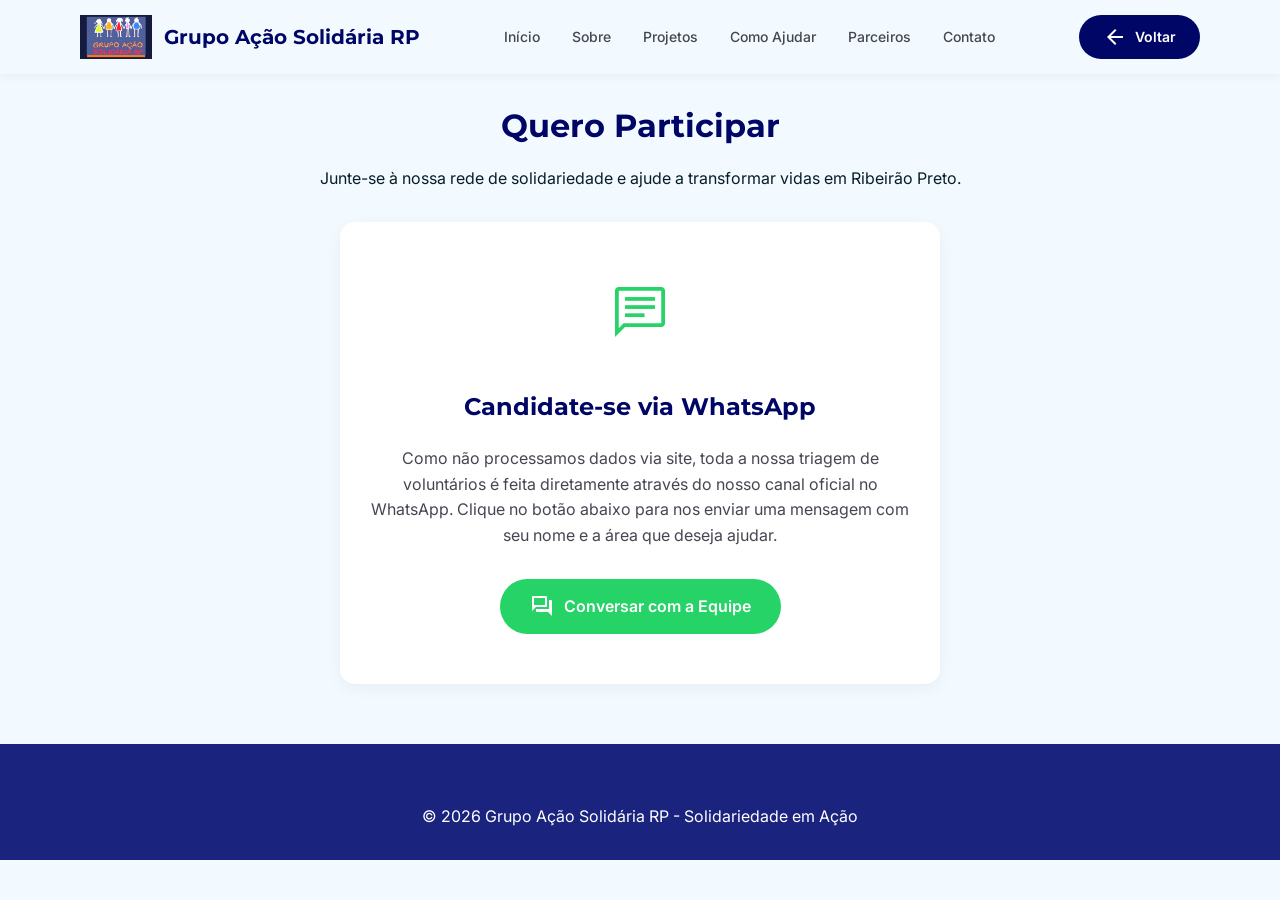
<file: voluntario.html>
<!doctype html>
<html lang="pt-BR">
  <head>
    <meta charset="UTF-8" />
    <meta name="viewport" content="width=device-width, initial-scale=1.0" />
    <title>Seja Voluntário - Grupo Ação Solidária RP</title>
    <link rel="stylesheet" href="/style.css">
    <link href="https://fonts.googleapis.com/css2?family=Montserrat:wght@600;700&family=Inter:wght@400;500&display=swap" rel="stylesheet">
    <link href="https://fonts.googleapis.com/css2?family=Material+Symbols+Outlined:wght,FILL@100..700,0..1&display=swap" rel="stylesheet">
  </head>
  <body>
    <nav class="navbar">
      <div class="container">
        <a href="/" class="logo">
          <img src="imagem/logo.jpeg" alt="Logo">
          <span>Grupo Ação Solidária RP</span>
        </a>
         <ul class="nav-links">
          <li><a href="/">Início</a></li>
          <li><a href="/sobre.html">Sobre</a></li>
          <li><a href="/projetos.html">Projetos</a></li>
          <li><a href="/como-ajudar.html">Como Ajudar</a></li>
          <li><a href="/parceiros.html" class="active">Parceiros</a></li>
          <li><a href="/contato.html">Contato</a></li>
        </ul>
        <div class="nav-actions">
          <a href="/" class="btn-voluntario" style="background:var(--primary)">
            <span class="material-symbols-outlined">arrow_back</span>
            <span>Voltar</span>
          </a>
        </div>
      </div>
    </nav>

    <main>
      <section style="padding: 100px 0 60px">
        <div class="container">
          <div class="section-title" style="margin-bottom: 30px">
            <h2>Quero Participar</h2>
            <p>Junte-se à nossa rede de solidariedade e ajude a transformar vidas em Ribeirão Preto.</p>
          </div>

          <div class="card" style="max-width: 600px; margin: 0 auto; text-align: center; padding: 50px 30px">
            <div class="card-icon" style="font-size: 60px; color: #25D366">
              <span class="material-symbols-outlined" style="font-size: inherit">chat</span>
            </div>
            <h3 style="font-family: var(--font-display); font-size: 24px; color: var(--primary); margin: 20px 0">Candidate-se via WhatsApp</h3>
            <p style="margin-bottom: 30px; font-size: 16px; color: var(--on-surface-variant)">
              Como não processamos dados via site, toda a nossa triagem de voluntários é feita diretamente através do nosso canal oficial no WhatsApp. 
              Clique no botão abaixo para nos enviar uma mensagem com seu nome e a área que deseja ajudar.
            </p>
            <a href="https://wa.me/5516991564826?text=Olá!%20Gostaria%20de%20me%20candidatar%20como%20voluntário%20no%20Grupo%20Ação%20Solidária%20RP." 
               target="_blank" 
               class="btn-primary" 
               style="display: inline-flex; align-items: center; gap: 10px; background: #25D366; border: none; text-decoration: none">
              <span class="material-symbols-outlined">forum</span>
              Conversar com a Equipe
            </a>
          </div>
        </div>
      </section>
    </main>

    <footer>
      <div class="container footer-content">
        <p>© 2026 Grupo Ação Solidária RP - Solidariedade em Ação</p>
      </div>
    </footer>

    <script src="/script.js"></script>
  </body>
</html>
</file>
<file: style.css>
/* Variáveis de Cores e Fontes baseadas no design original */
:root {
  --primary: #000666;
  --primary-container: #1a237e;
  --secondary: #964900;
  --secondary-container: #fc820c;
  --surface: #f3faff;
  --on-surface: #071e27;
  --on-surface-variant: #454652;
  --background: #f3faff;
  --white: #ffffff;
  --outline: #c6c5d4;
  --section-gap: 80px;
  --container-max: 1200px;
  --font-sans: 'Inter', sans-serif;
  --font-display: 'Montserrat', sans-serif;
}

* {
  margin: 0;
  padding: 0;
  box-sizing: border-box;
}

html {
  scroll-behavior: smooth;
}

body {
  font-family: var(--font-sans);
  background-color: var(--background);
  color: var(--on-surface);
  line-height: 1.6;
}

/* Layout */
.container {
  max-width: var(--container-max);
  margin: 0 auto;
  padding: 0 40px;
}

@media (max-width: 768px) {
  .container {
    padding: 0 20px;
  }
}

/* Navbar */
.navbar {
  position: fixed;
  top: 0;
  width: 100%;
  background: rgba(243, 250, 255, 0.95);
  backdrop-filter: blur(10px);
  box-shadow: 0 2px 10px rgba(0,0,0,0.05);
  z-index: 1000;
  padding: 12px 0;
}

.navbar .container {
  display: flex;
  justify-content: space-between;
  align-items: center;
}

.logo {
  display: flex;
  align-items: center;
  gap: 12px;
  text-decoration: none;
  max-width: 60%;
}

.logo img {
  height: 36px;
  flex-shrink: 0;
}

.logo span {
  font-family: var(--font-display);
  font-weight: 700;
  color: var(--primary);
  font-size: 16px;
  line-height: 1.2;
}

@media (min-width: 768px) {
  .navbar { padding: 15px 0; }
  .logo img { height: 44px; }
  .logo span { font-size: 20px; }
}

.nav-links {
  display: flex;
  gap: 32px;
  list-style: none;
}

.nav-links li {
  display: inline-block;
}

.nav-links a {
  text-decoration: none;
  color: var(--on-surface-variant);
  font-weight: 500;
  font-size: 14px;
  transition: 0.3s;
  padding: 4px 0;
  border-bottom: 2px solid transparent;
}

.nav-links a:hover, .nav-links a.active {
  color: var(--primary);
}

.nav-links a.active {
  border-bottom-color: var(--secondary-container);
  font-weight: 700;
}

.btn-voluntario {
  background: var(--secondary-container);
  color: white;
  padding: 8px 16px;
  border-radius: 50px;
  text-decoration: none;
  font-weight: 600;
  transition: 0.3s;
  font-size: 13px;
  display: inline-flex;
  align-items: center;
  gap: 6px;
  white-space: nowrap;
}

.btn-voluntario span:last-child {
  display: none;
}

@media (min-width: 480px) {
  .btn-voluntario {
    padding: 10px 24px;
    font-size: 14px;
    gap: 8px;
  }
  .btn-voluntario span:last-child {
    display: inline;
  }
}

.btn-voluntario:hover {
  background: var(--secondary);
  box-shadow: 0 4px 12px rgba(252, 130, 12, 0.3);
  transform: translateY(-2px);
}

.nav-actions {
  display: flex;
  align-items: center;
  gap: 12px;
}

.nav-toggle {
  display: none;
  background: none;
  border: none;
  color: var(--primary);
  cursor: pointer;
  padding: 8px;
  display: flex;
  align-items: center;
  justify-content: center;
}

@media (max-width: 992px) {
  .nav-links {
    display: none;
    position: absolute;
    top: 100%;
    left: 0;
    width: 100%;
    background: white;
    flex-direction: column;
    padding: 20px;
    gap: 15px;
    box-shadow: 0 10px 10px rgba(0,0,0,0.1);
  }
}

@media (min-width: 993px) {
  .nav-toggle {
    display: none;
  }
}

/* Hero Section */
.hero {
  padding: 100px 0 60px;
  background-color: var(--background);
  position: relative;
  overflow: hidden;
}

@media (min-width: 768px) {
  .hero {
    padding: 140px 0 80px;
  }
}

.hero::before {
  content: "";
  position: absolute;
  top: 0;
  left: 0;
  width: 100%;
  height: 100%;
  background: linear-gradient(rgba(243, 250, 255, 0.8), rgba(243, 250, 255, 0.95)), 
              url('https://lh3.googleusercontent.com/aida-public/[base64]');
  background-size: cover;
  background-position: center;
  opacity: 0.2;
  z-index: 0;
}

.hero-grid {
  display: grid;
  grid-template-columns: 1fr 1fr;
  gap: 60px;
  align-items: center;
  position: relative;
  z-index: 1;
}

.hero-content h1 {
  font-family: var(--font-display);
  font-size: 48px;
  color: var(--primary);
  margin-bottom: 20px;
}

.hero-content h1 span {
  color: var(--secondary-container);
}

.hero-content p {
  font-size: 18px;
  color: var(--on-surface-variant);
  margin-bottom: 30px;
}

.hero-btns {
  display: flex;
  gap: 20px;
}

.btn-primary {
  background: var(--secondary-container);
  color: white;
  padding: 15px 30px;
  border-radius: 50px;
  text-decoration: none;
  font-weight: 600;
}

.btn-outline {
  border: 2px solid var(--primary);
  color: var(--primary);
  padding: 15px 30px;
  border-radius: 50px;
  text-decoration: none;
  font-weight: 600;
}

.hero-image img {
  width: 100%;
  border-radius: 20px;
  box-shadow: 0 20px 40px rgba(0,0,0,0.1);
}

/* Sections General */
section {
  padding: var(--section-gap) 0;
}

.section-title {
  text-align: center;
  margin-bottom: 50px;
}

.section-title h2 {
  font-family: var(--font-display);
  font-size: 32px;
  color: var(--primary);
  margin-bottom: 15px;
}

/* Cards */
.grid-cards {
  display: grid;
  grid-template-columns: repeat(auto-fit, minmax(250px, 1fr));
  gap: 30px;
}

.card {
  background: white;
  padding: 30px;
  border-radius: 15px;
  box-shadow: 0 4px 15px rgba(0,0,0,0.05);
  transition: 0.3s;
}

.card:hover {
  transform: translateY(-5px);
}

.card-icon {
  font-size: 40px;
  color: var(--secondary-container);
  margin-bottom: 20px;
}

/* Footer */
footer {
  background: var(--primary-container);
  color: white;
  padding: 60px 0 30px;
  text-align: center;
}

.footer-content {
  display: flex;
  flex-direction: column;
  align-items: center;
  gap: 20px;
}

/* Grid de Projetos (Bento Style) */
.projects-grid {
  display: grid;
  grid-template-columns: repeat(3, 1fr);
  grid-auto-rows: 300px;
  gap: 24px;
}

.project-card {
  position: relative;
  border-radius: 20px;
  overflow: hidden;
  box-shadow: 0 4px 15px rgba(0,0,0,0.05);
  transition: 0.3s;
  cursor: pointer;
}

.project-card:hover {
  transform: translateY(-5px);
}

.project-card img {
  width: 100%;
  height: 100%;
  object-cover: cover;
  transition: 0.5s;
}

.project-card:hover img {
  transform: scale(1.05);
}

.project-overlay {
  position: absolute;
  inset: 0;
  background: linear-gradient(to top, rgba(0, 6, 102, 0.9), transparent);
  display: flex;
  flex-direction: column;
  justify-content: flex-end;
  padding: 30px;
  color: white;
}

.project-tag {
  background: rgba(255,255,255,0.2);
  padding: 4px 12px;
  border-radius: 50px;
  font-size: 12px;
  width: fit-content;
  margin-bottom: 10px;
}

.project-card.large {
  grid-column: span 2;
  grid-row: span 2;
}

.project-card.light {
  background: var(--surface-container-high);
  color: var(--primary);
  display: flex;
  flex-direction: column;
  justify-content: flex-end;
  padding: 30px;
}

.project-card.light .project-overlay {
  background: none;
  position: static;
  padding: 0;
  color: inherit;
}

.project-card.accent {
  background: var(--secondary-container);
  color: white;
}

.project-card.accent-dark {
  background: var(--primary-container);
  color: white;
}

/* Impact Stats */
.impact-section {
  background: var(--primary);
  color: white;
  padding: 80px 0;
}

.impact-grid {
  display: grid;
  grid-template-columns: repeat(4, 1fr);
  gap: 20px;
  text-align: center;
}

.impact-item {
  border-left: 1px solid rgba(255,255,255,0.1);
  padding: 20px;
}

.impact-item:first-child {
  border-left: none;
}

.impact-item h3 {
  font-size: 48px;
  font-family: var(--font-display);
  color: #ffdcc6;
  margin-bottom: 10px;
}

.impact-item p {
  text-transform: uppercase;
  font-size: 14px;
  letter-spacing: 1px;
  opacity: 0.8;
}

/* Responsividade Melhorada */
@media (max-width: 992px) {
  .projects-grid {
    grid-template-columns: repeat(2, 1fr);
  }
  .impact-grid {
    grid-template-columns: repeat(2, 1fr);
  }
  .impact-item {
    border-left: none;
    border-bottom: 1px solid rgba(255,255,255,0.1);
  }
}

@media (max-width: 600px) {
  .projects-grid {
    grid-template-columns: 1fr;
    grid-auto-rows: auto;
  }
  .project-card.large {
    grid-column: span 1;
    grid-row: span 1;
  }
  .project-card {
    height: 300px;
  }
}

/* Estilos da Página de Voluntário */
.form-voluntario {
  max-width: 600px;
  margin: 0 auto;
  background: white;
  padding: 40px;
  border-radius: 20px;
  box-shadow: 0 10px 30px rgba(0,0,0,0.1);
}

.form-group {
  margin-bottom: 20px;
}

.form-group label {
  display: block;
  margin-bottom: 8px;
  font-weight: 600;
}

.form-group input, .form-group textarea, .form-group select {
  width: 100%;
  padding: 12px;
  border: 1px solid var(--outline);
  border-radius: 8px;
  font-family: inherit;
}

.btn-submit {
  width: 100%;
  background: var(--primary);
  color: white;
  padding: 15px;
  border: none;
  border-radius: 8px;
  font-size: 16px;
  font-weight: 600;
  cursor: pointer;
  transition: 0.3s;
}

.btn-submit:hover {
  background: var(--primary-container);
}
</file>
